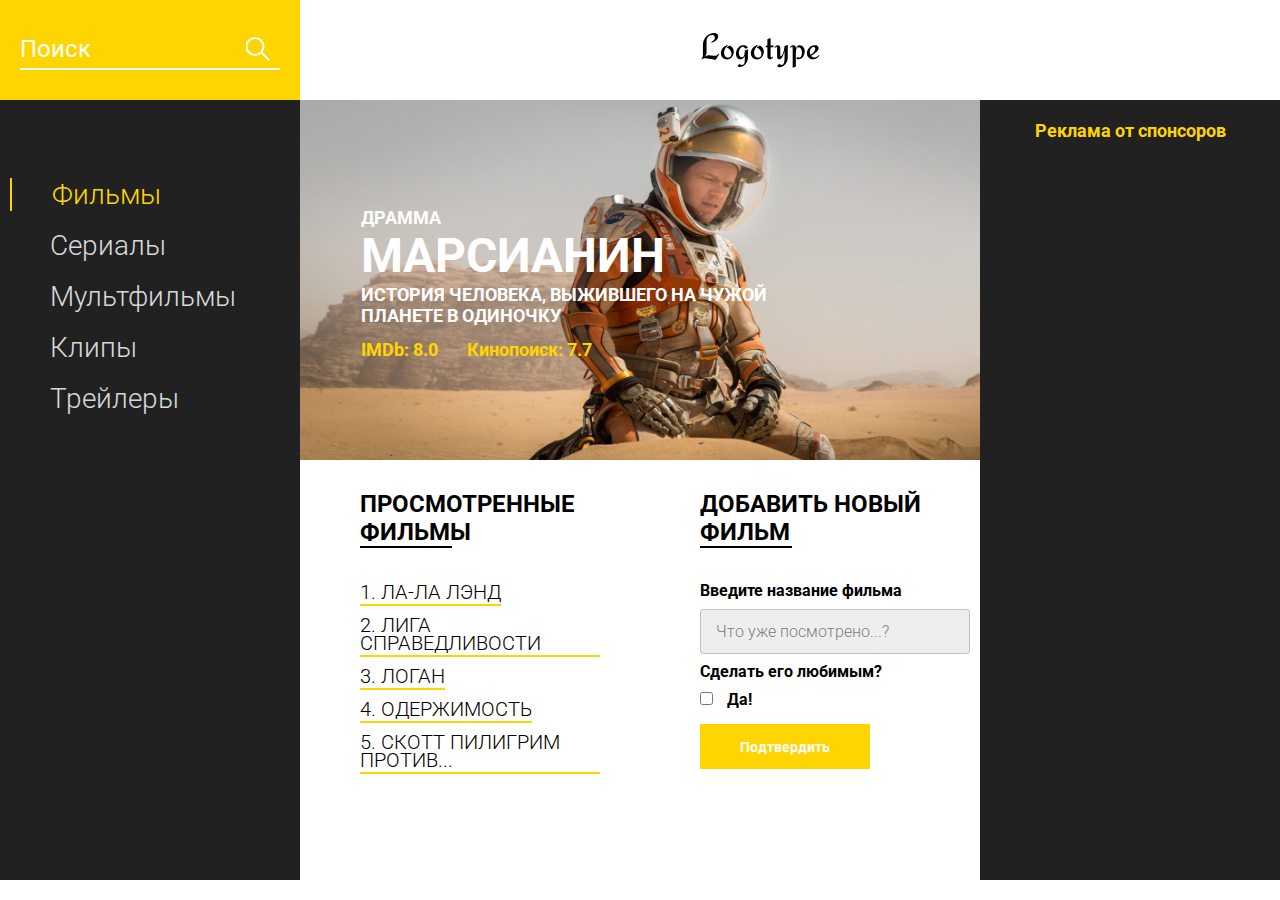
<file: index.html>
<!DOCTYPE html>
<html lang="en">
<head>
    <meta charset="UTF-8">
    <meta name="viewport" content="width=device-width, initial-scale=1.0">
    <title>Movie DB</title>
    <link href="https://fonts.googleapis.com/css?family=Roboto:300,400,700&display=swap&subset=cyrillic-ext" rel="stylesheet">
    <link rel="stylesheet" href="css/style.min.css">
</head>
<body>
    <header class="header">
        <div class="header__search">
            <form action="#">
                <input type="text" placeholder="Поиск">
            </form>
        </div>
        <div class="header__logo">
            <img src="icons/Logotype.svg" alt="logo">
        </div>
    </header>
    <main class="promo">
        <div class="promo__menu">
            <nav class="promo__menu-list">
                <ul>
                    <li><a class="promo__menu-item promo__menu-item_active" href="#">Фильмы</a></li>
                    <li><a class="promo__menu-item" href="#">Сериалы</a></li>
                    <li><a class="promo__menu-item" href="#">Мультфильмы</a></li>
                    <li><a class="promo__menu-item" href="#">Клипы</a></li>
                    <li><a class="promo__menu-item" href="#">Трейлеры</a></li>
                </ul>
            </nav>
        </div>
        <div class="promo__content">
 
            <div class="promo__bg">

                <div class="promo__genre">КОМЕДИЯ</div>
                <div class="promo__title">МАРСИАНИН</div>
                <div class="promo__descr">ИСТОРИЯ ЧЕЛОВЕКА, ВЫЖИВШЕГО НА ЧУЖОЙ ПЛАНЕТЕ В ОДИНОЧКУ</div>
                <div class="promo__ratings">
                    <span>IMDb: 8.0</span>
                    <span>Кинопоиск: 7.7</span>
                </div>
            </div>
            <div class="promo__interactive">
                <div>
                    <div class="promo__interactive-title">ПРОСМОТРЕННЫЕ ФИЛЬМЫ</div>
                    <ul class="promo__interactive-list">
                        <li class="promo__interactive-item">ЛОГАН
                            <div class="delete"></div>
                        </li>
                        <li class="promo__interactive-item">ЛИГА СПРАВЕДЛИВОСТИ
                            <div class="delete"></div>
                        </li>
                        <li class="promo__interactive-item">ЛА-ЛА ЛЭНД
                            <div class="delete"></div>
                        </li>
                        <li class="promo__interactive-item">ОДЕРЖИМОСТЬ
                            <div class="delete"></div>
                        </li>
                        <li class="promo__interactive-item">СКОТТ ПИЛИГРИМ ПРОТИВ...
                            <div class="delete"></div>
                        </li>
                    </ul>
                </div>
                <div>
                    <form class="add">
                        <div class="promo__interactive-title">ДОБАВИТЬ НОВЫЙ ФИЛЬМ</div>
                        <span>Введите название фильма</span>
                        <input class="adding__input" type="text" placeholder="Что уже посмотрено...?">
                        <span>Сделать его любимым?</span>
                        <input type="checkbox">
                        <span class="yes">Да!</span>
                        <button>Подтвердить</button>
                    </form>
                </div>
            </div>
        </div>
        <div class="promo__adv">
            <div class="promo__adv-title">Реклама от спонсоров</div>
            <img src="img/content_1.jpg" alt="some picture">
            <img src="img/content_2.jpg" alt="some picture">
            <img src="img/content_3.png" alt="some picture">
        </div>
    </main>

    <script src="js/script.js"></script>
</body>
</html>
</file>
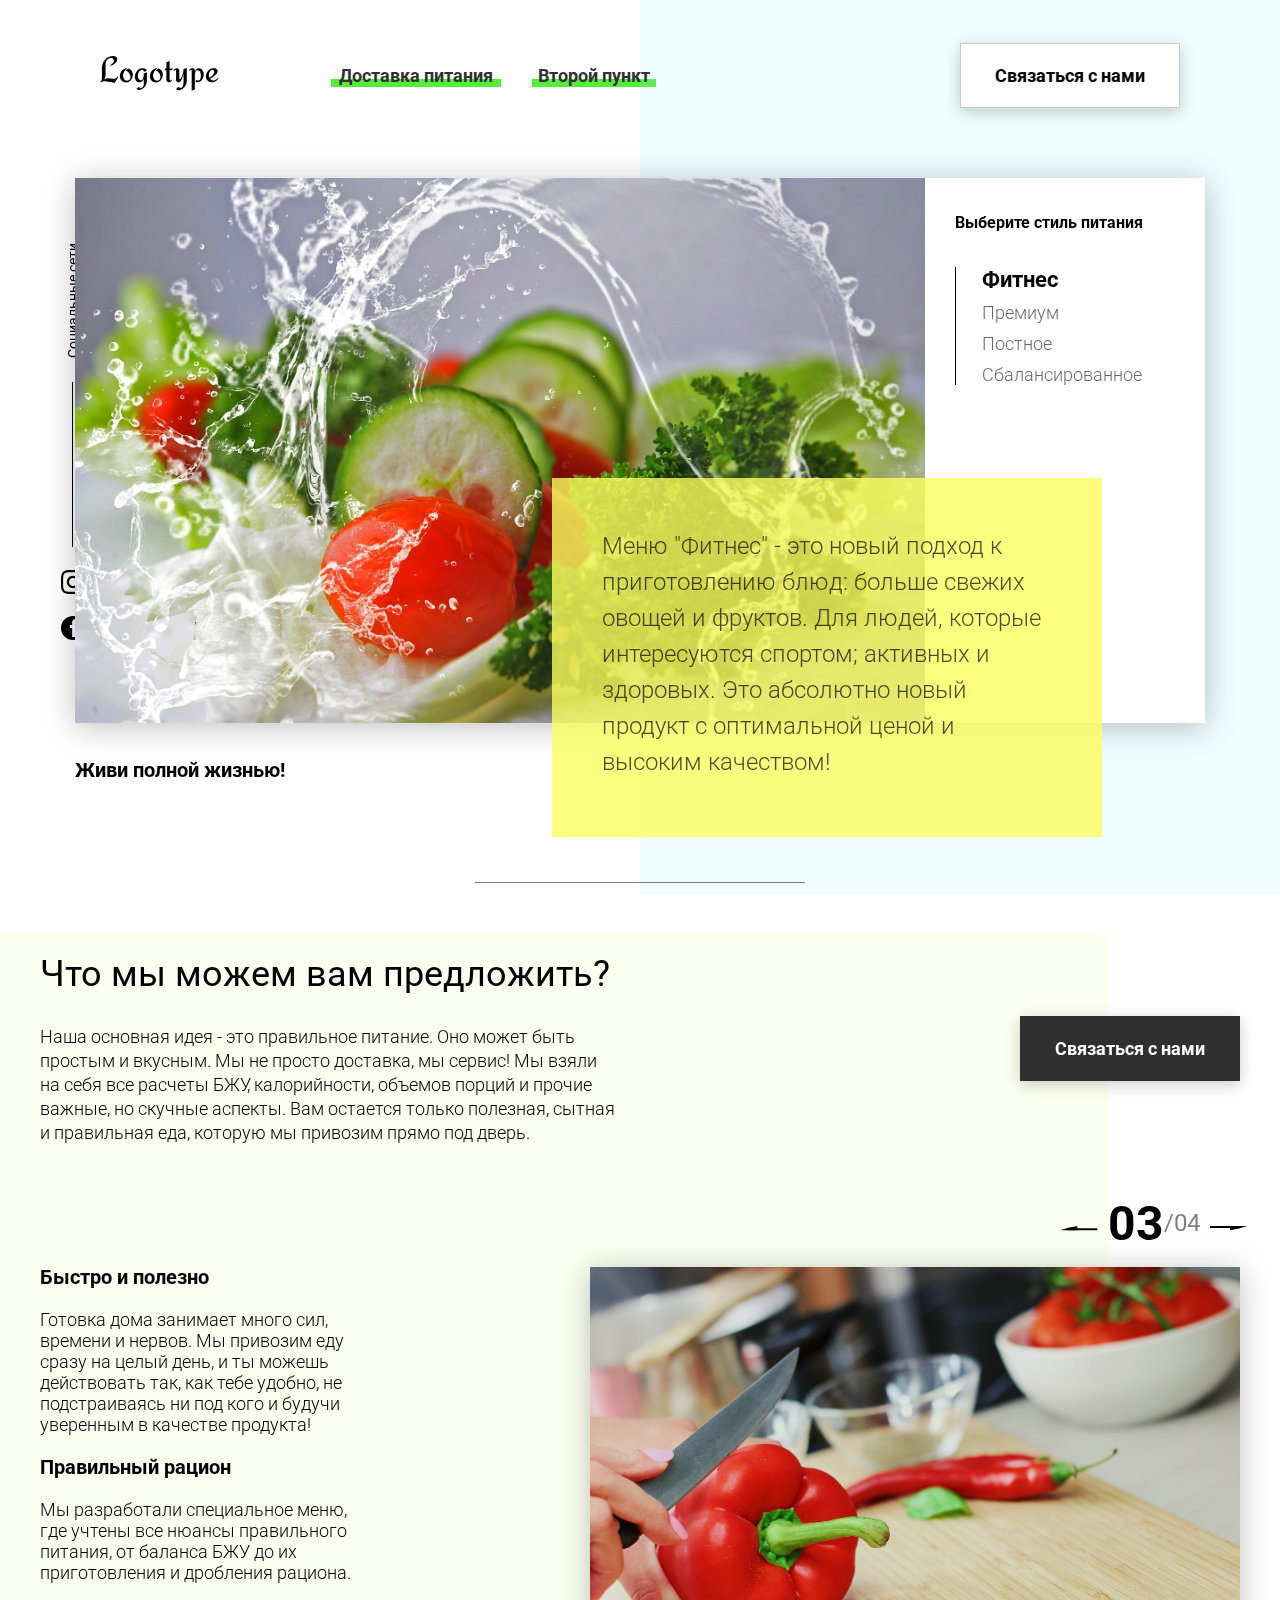
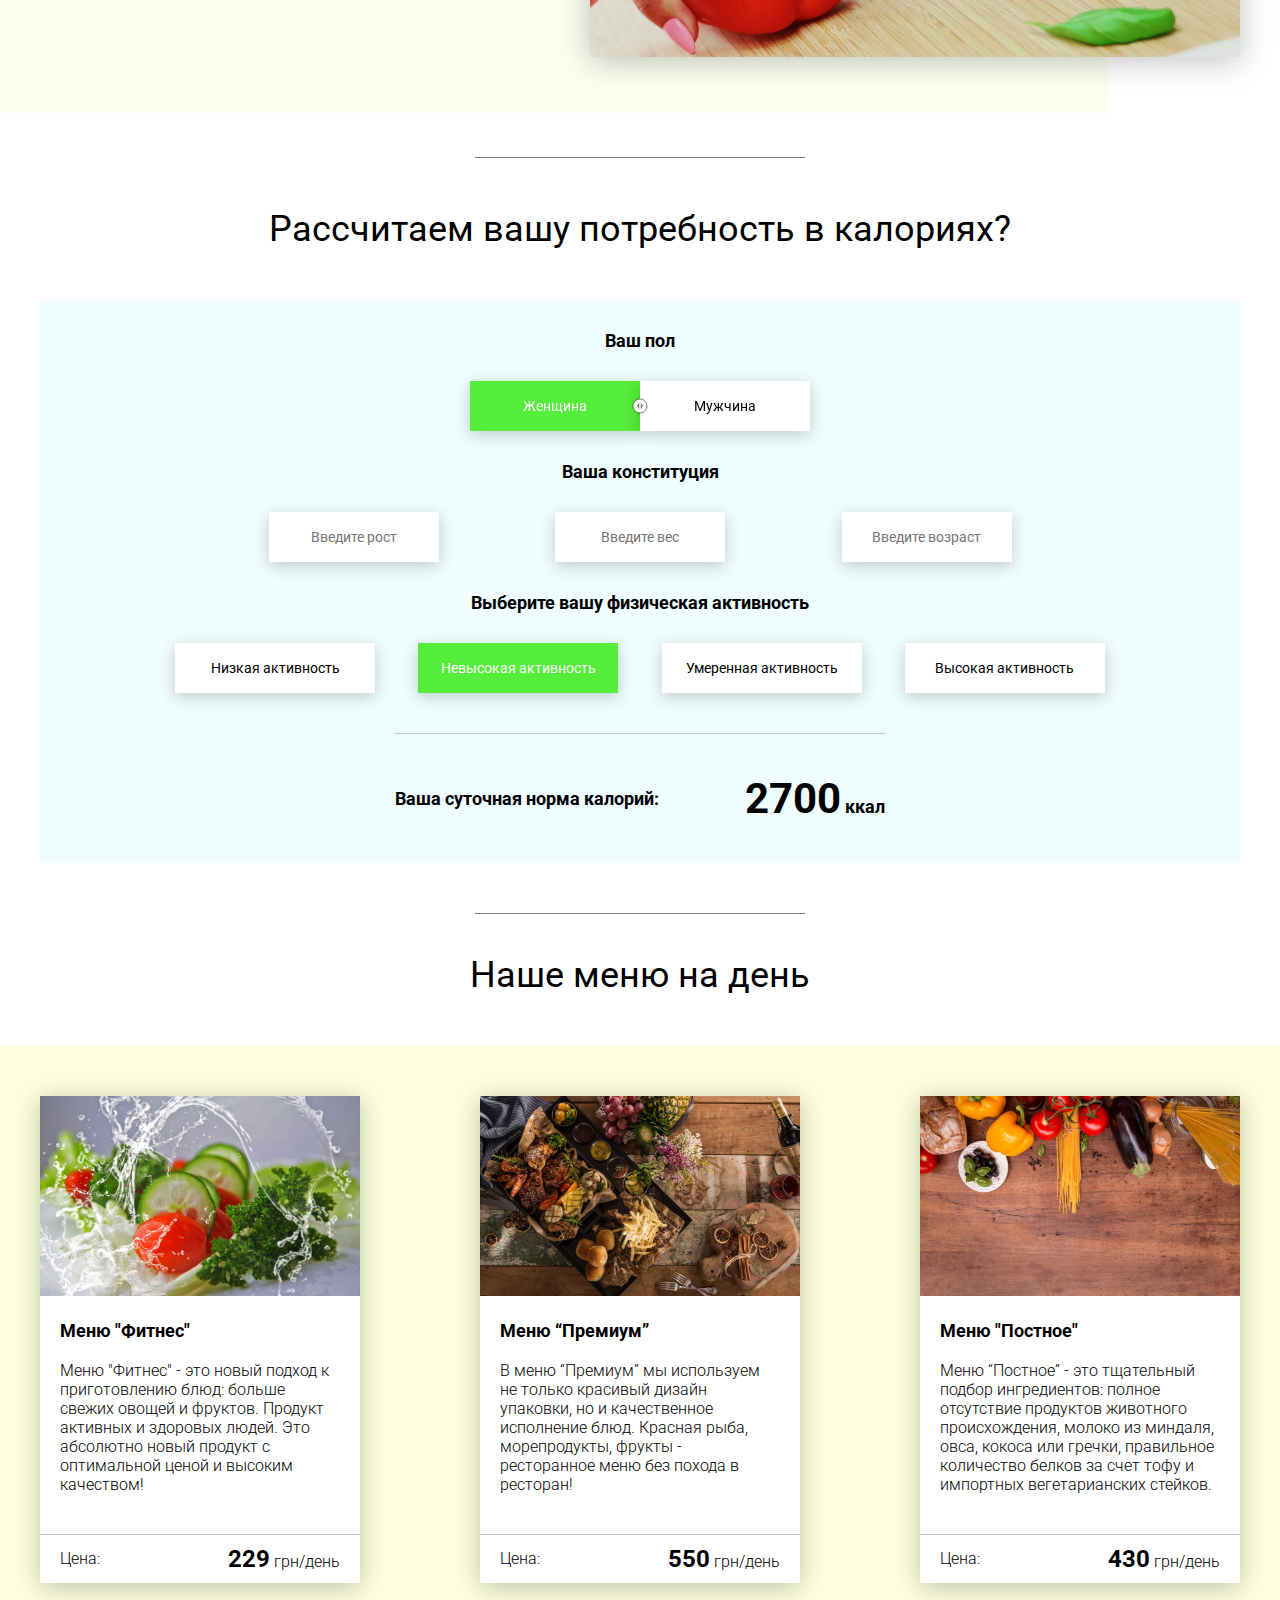
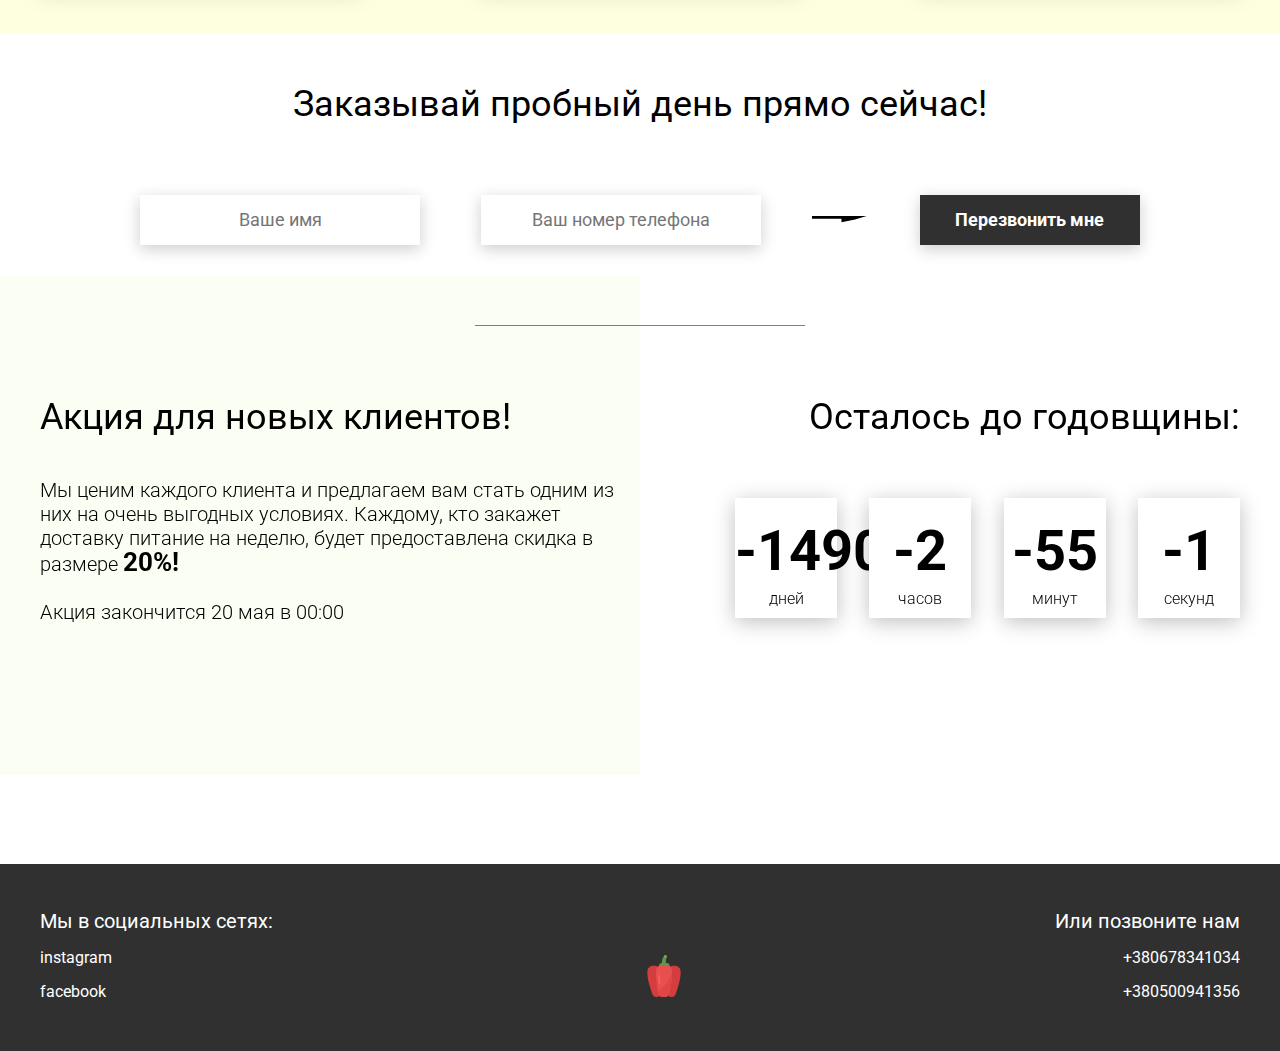
<file: food/index.html>
<!DOCTYPE html>
<html lang="en">
<head>
    <meta charset="UTF-8">
    <meta name="viewport" content="width=device-width, initial-scale=1.0">
    <title>Food</title>
    <link rel="stylesheet" href="css/style.css">
</head>
<body>
    <header class="header">
        <div class="header__left-block">
            <div class="header__logo">
                <img src="icons/logo.svg" alt="Логотип">
            </div>
            <nav class="header__links">
                <a href="#" class="header__link">Доставка питания</a>
                <a href="#" class="header__link">Второй пункт</a>
            </nav>
        </div>
        <div class="header__right-block">
            <button data-modal class="btn btn_white">Связаться с нами</button>
        </div>
    </header>
    <div class="sidepanel">
        <div class="sidepanel__text"><span>Социальные сети</span></div>
        <div class="sidepanel__divider"></div>
        <a href="#" class="sidepanel__icon">
            <img src="icons/instagram.svg" alt="instagram">
        </a>
        <a href="#" class="sidepanel__icon">
            <img src="icons/facebook.svg" alt="facebook">
        </a>
    </div>

    <div class="preview">
        <div class="bgc_blue"></div>
        <div class="container">
            <div class="tabcontainer">
                <div class="tabcontent">
                    <img src="img/tabs/vegy.jpg" alt="vegy">
                    <div class="tabcontent__descr">
                        Меню "Фитнес" - это новый подход к приготовлению блюд: больше свежих овощей и фруктов. Для людей, которые интересуются спортом; активных и здоровых. Это абсолютно новый продукт с оптимальной ценой и высоким качеством!
                    </div>
                </div>
                <div class="tabcontent">
                    <img src="img/tabs/elite.jpg" alt="elite">
                    <div class="tabcontent__descr">
                        Меню “Премиум” - мы используем не только красивый дизайн упаковки, но и качественное исполнение блюд. Красная рыба, морепродукты, фрукты - ресторанное меню без похода в ресторан!                                     
                    </div>
                </div>
                <div class="tabcontent">
                    <img src="img/tabs/post.jpg" alt="post">
                    <div class="tabcontent__descr">
                        Наше специальное “Постное меню” - это тщательный подбор ингредиентов: полное отсутствие продуктов животного происхождения. Полная гармония с собой и природой в каждом элементе! Все будет Ом!                                     
                    </div>
                </div>
                <div class="tabcontent">
                    <img src="img/tabs/vegy.jpg" alt="vegy">
                    <div class="tabcontent__descr">
                        Меню "Сбалансированное" - это соответствие вашего рациона всем научным рекомендациям. Мы тщательно просчитываем вашу потребность в к/б/ж/у и создаем лучшие блюда для вас.
                    </div>
                </div>
                <div class="tabheader">
                    <h3>Выберите стиль питания</h3>
                    <div class="tabheader__items">
                        <div class="tabheader__item tabheader__item_active">Фитнес</div>
                        <div class="tabheader__item">Премиум</div>
                        <div class="tabheader__item">Постное</div>
                        <div class="tabheader__item">Сбалансированное</div>
                    </div>
                </div>
            </div>
            <div class="preview__life">Живи полной жизнью!</div>
        </div>
    </div>

    <div class="divider"></div>

    <div class="offer">
        <div class="bgc_y"></div>
        <div class="container">
            <div class="offer__text">
                <h2 class="title">Что мы можем вам предложить?</h2>
                <div class="offer__descr">
                    Наша основная идея - это правильное питание. Оно может быть простым и вкусным. Мы не просто доставка, мы сервис! Мы взяли на себя все расчеты БЖУ, калорийности, объемов порций и прочие важные, но скучные аспекты. Вам остается только полезная, сытная и правильная еда, которую мы привозим прямо под дверь.
                </div>
            </div>
            <div class="offer__action">
                <button data-modal class="btn btn_dark">Связаться с нами</button>
            </div>
        </div>
        <div class="container">
            <div class="offer__advantages">
                <h2>Быстро и полезно</h2>
                <div class="offer__advantages-text">
                    Готовка дома занимает много сил, времени и нервов. Мы привозим еду сразу на целый день, и ты можешь действовать так, как тебе удобно, не подстраиваясь ни под кого и будучи уверенным в качестве продукта!
                </div>
                <h2>Правильный рацион</h2>
                <div class="offer__advantages-text">
                    Мы разработали специальное меню, где учтены все нюансы правильного питания, от баланса БЖУ до их приготовления и дробления рациона.
                </div>
            </div>
            <div class="offer__slider">
                <div class="offer__slider-counter">
                    <div class="offer__slider-prev">
                        <img src="icons/left.svg" alt="prev">
                    </div>
                    <span id="current">03</span>
                    /
                    <span id="total">04</span>
                    <div class="offer__slider-next">
                        <img src="icons/right.svg" alt="next">
                    </div>
                </div>
                <div class="offer__slider-wrapper">
                    <div class="offer__slide">
                        <img src="img/slider/pepper.jpg" alt="pepper">
                    </div>
                    <!-- <div class="offer__slide">
                        <img src="img/slider/food-12.jpg" alt="food">
                    </div>
                    <div class="offer__slide">
                        <img src="img/slider/olive-oil.jpg" alt="oil">
                    </div>
                    <div class="offer__slide">
                        <img src="img/slider/paprika.jpg" alt="paprika">
                    </div> -->
                </div>
            </div>
        </div>
    </div>

    <div class="divider"></div>

    <div class="calculating">
        <div class="container">
            <h2 class="title">Рассчитаем вашу потребность в калориях?
            </h2>
            <div class="calculating__field">
                <div class="calculating__subtitle">
                    Ваш пол
                </div>
                <div class="calculating__choose" id="gender">
                    <div class="calculating__choose-item calculating__choose-item_active">Женщина</div>
                    <div class="calculating__choose-item">Мужчина</div>
                </div>

                <div class="calculating__subtitle">
                    Ваша конституция
                </div>
                <div class="calculating__choose calculating__choose_medium">
                    <input type="text" id="height" placeholder="Введите рост" class="calculating__choose-item">
                    <input type="text" id="weight" placeholder="Введите вес"  class="calculating__choose-item">
                    <input type="text" id="age" placeholder="Введите возраст" class="calculating__choose-item">
                </div>

                <div class="calculating__subtitle">
                    Выберите вашу физическая активность
                </div>
                <div class="calculating__choose calculating__choose_big">
                    <div id="low" class="calculating__choose-item">Низкая активность </div>
                    <div id="small"  class="calculating__choose-item calculating__choose-item_active">Невысокая активность</div>
                    <div id="medium" class="calculating__choose-item">Умеренная активность</div>
                    <div id="high" class="calculating__choose-item">Высокая активность</div>
                </div>

                <div class="calculating__divider"></div>

                <div class="calculating__total">
                    <div class="calculating__subtitle">
                        Ваша суточная норма калорий:
                    </div>
                    <div class="calculating__result">
                        <span>2700</span> ккал
                    </div>
                </div>
            </div>
        </div>
    </div>

    <div class="divider"></div>

    <div class="menu">
        <h2 class="title">Наше меню на день</h2>

        <div class="menu__field">
            <div class="container">
                <div class="menu__item">
                    <img src="img/tabs/vegy.jpg" alt="vegy">
                    <h3 class="menu__item-subtitle">Меню "Фитнес"</h3>
                    <div class="menu__item-descr">Меню "Фитнес" - это новый подход к приготовлению блюд: больше свежих овощей и фруктов. Продукт активных и здоровых людей. Это абсолютно новый продукт с оптимальной ценой и высоким качеством!</div>
                    <div class="menu__item-divider"></div>
                    <div class="menu__item-price">
                        <div class="menu__item-cost">Цена:</div>
                        <div class="menu__item-total"><span>229</span> грн/день</div>
                    </div>
                </div>
                <div class="menu__item">
                    <img src="img/tabs/elite.jpg" alt="elite">
                    <h3 class="menu__item-subtitle">Меню “Премиум”</h3>
                    <div class="menu__item-descr">В меню “Премиум” мы используем не только красивый дизайн упаковки, но и качественное исполнение блюд. Красная рыба, морепродукты, фрукты - ресторанное меню без похода в ресторан!</div>
                    <div class="menu__item-divider"></div>
                    <div class="menu__item-price">
                        <div class="menu__item-cost">Цена:</div>
                        <div class="menu__item-total"><span>550</span> грн/день</div>
                    </div>
                </div>
                <div class="menu__item">
                    <img src="img/tabs/post.jpg" alt="post">
                    <h3 class="menu__item-subtitle">Меню "Постное"</h3>
                    <div class="menu__item-descr">Меню “Постное” - это тщательный подбор ингредиентов: полное отсутствие продуктов животного происхождения, молоко из миндаля, овса, кокоса или гречки, правильное количество белков за счет тофу и импортных вегетарианских стейков. </div>
                    <div class="menu__item-divider"></div>
                    <div class="menu__item-price">
                        <div class="menu__item-cost">Цена:</div>
                        <div class="menu__item-total"><span>430</span> грн/день</div>
                    </div>
                </div>
            </div>
        </div>
    </div>

    <div class="order">
        <div class="container">
            <div class="title">Заказывай пробный день прямо сейчас!</div>
            <form action="#" class="order__form">
                <input required placeholder="Ваше имя" name="name" type="text" class="order__input">
                <input required placeholder="Ваш номер телефона" name="phone" type="phone" class="order__input">
                <img src="icons/right.svg" alt="right">
                <button class="btn btn_dark btn_min">Перезвонить мне</button>
            </form>
        </div>
    </div>

    <div class="divider"></div>

    <div class="promotion">
        <div class="bgc_y"></div>
        <div class="container">
            <div class="promotion__text">
                <div class="title">Акция для новых клиентов!</div>
                <div class="promotion__descr">
                    Мы ценим каждого клиента и предлагаем вам стать одним из них на очень выгодных условиях. 
                    Каждому, кто закажет доставку питание на неделю, будет предоставлена скидка в размере <span>20%!</span>
                    <br><br>
                    Акция закончится 20 мая в 00:00
                </div>
            </div>
            <div class="promotion__timer">
                <div class="title">Осталось до годовщины:</div>
                <div class="timer">
                    <div class="timer__block">
                        <span id="days">12</span>
                        дней
                    </div>
                    <div class="timer__block">
                        <span id="hours">20</span>
                        часов
                    </div>
                    <div class="timer__block">
                        <span id="minutes">56</span>
                        минут
                    </div>
                    <div class="timer__block">
                        <span id="seconds">20</span>
                        секунд
                    </div>
                </div>
            </div>
        </div>
    </div>

    <footer class="footer">
        <div class="container">
            <div class="social">
                <div class="subtitle">Мы в социальных сетях:</div>
                <a href="#" class="link">instagram</a>
                <a href="#" class="link">facebook</a>
            </div>
            <div class="pepper">
                <img src="icons/veg.svg" alt="pepper">
            </div>
            <div class="call">
                <div class="subtitle">Или позвоните нам</div>
                <a href="#" class="link">+380678341034</a>
                <a href="#" class="link">+380500941356</a>
            </div>
        </div>
    </footer>

    <div  class="modal">
        <div class="modal__dialog">
            <div class="modal__content">
                <form action="#">
                    <div data-close class="modal__close">&times;</div>
                    <div class="modal__title">Мы свяжемся с вами как можно быстрее!</div>
                    <input required placeholder="Ваше имя" name="name" type="text" class="modal__input">
                    <input required placeholder="Ваш номер телефона" name="phone" type="phone" class="modal__input">
                    <button class="btn btn_dark btn_min">Перезвонить мне</button>
                </form>
            </div>
        </div>
    </div>
    <script src="js/script.js"></script>
</body>
</html>
</file>
<file: food/css/style.css>
@import url(https://fonts.googleapis.com/css?family=Roboto:300,400,700&display=swap&subset=cyrillic-ext);*{box-sizing:border-box;margin:0;padding:0;font-family:Roboto,sans-serif}a{text-decoration:none}.btn{width:220px;height:65px;display:flex;justify-content:center;align-items:center;background-color:#fff;font-size:18px;font-weight:700;border:1px solid rgba(0,0,0,.2);box-shadow:0 4px 15px rgba(0,0,0,.2);cursor:pointer;transition:.3s all;outline:0}.btn_white{background-color:#fff}.btn_dark{background-color:#303030;color:#fff;border:none}.btn_min{height:50px}.btn:hover{box-shadow:0 4px 30px rgba(0,0,0,.3)}.container{max-width:1200px;margin:0 auto}.divider{width:330px;height:1px;margin:0 auto;background-color:rgba(0,0,0,.5)}.title{font-size:36px;font-weight:400}.header{display:flex;justify-content:space-between;align-items:center;height:150px;padding:0 100px}.header__left-block{display:flex;justify-content:space-between;min-width:550px}.header__logo{max-width:170px}.header__logo img{width:100%}.header__links{display:flex;align-items:center}.header__link{position:relative;margin-right:45px;font-weight:700;font-size:18px;color:#303030}.header__link:after{content:'';position:absolute;display:block;width:110%;left:-5%;bottom:-1px;z-index:-1;height:8px;background:#54ed39}.header__link:last-child{margin-right:0}.sidepanel{position:fixed;left:60px;top:240px;height:400px;width:25px;display:flex;flex-direction:column;justify-content:space-between;align-items:center}.sidepanel__text{width:120px;height:120px;font-size:14px}.sidepanel__text span{display:flex;transform:rotate(-90deg) translateX(-50px)}.sidepanel__divider{width:1px;height:165px;background-color:#000}.sidepanel__icon{width:24px;height:24px}.sidepanel__icon img{width:100%}.preview{padding:28px 0 100px 0;position:relative}.preview__life{font-weight:700;font-size:20px;margin-left:35px;margin-top:35px}.bgc_blue{position:absolute;right:0;top:-155px;width:50vw;height:900px;background:rgba(146,242,255,.15);z-index:-1}.tabcontainer{display:flex;width:1130px;margin:0 auto;box-shadow:0 4px 30px rgba(0,0,0,.25)}.tabcontent{width:850px;position:relative}.tabcontent img{width:100%;height:100%;object-fit:cover}.tabcontent__descr{position:absolute;top:300px;right:-177px;width:550px;height:359px;background:rgba(251,254,93,.8);padding:50px;font-size:24px;font-weight:300;line-height:36px;color:rgba(0,0,0,.7)}.tabheader{width:280px;padding:35px 30px;background-color:#fff}.tabheader h3{font-weight:700;font-size:16px}.tabheader__items{margin-top:35px;padding-left:26px;border-left:1px solid #000}.tabheader__item{font-weight:700;font-size:18px;font-weight:300;margin-top:10px;color:rgba(0,0,0,.6);cursor:pointer;transition:.3s all}.tabheader__item_active{color:#000;font-size:22px;font-weight:700}.offer{padding:70px 0 100px 0;position:relative}.offer .container{display:flex;justify-content:space-between}.offer .bgc_y{position:absolute;width:1109px;height:780px;background:rgba(243,255,222,.45);z-index:-1;top:50px}.offer__text{width:580px}.offer__descr{font-size:18px;margin-top:30px;font-weight:300;line-height:24px}.offer__action{display:flex;align-items:center;justify-content:flex-end}.offer__advantages{width:330px;margin-top:50px}.offer__advantages h2{font-weight:700;font-size:20px;margin-top:20px}.offer__advantages h2:first-child{margin-top:70px}.offer__advantages-text{margin-top:20px;font-size:18px;font-weight:300;line-height:21px}.offer__slider{width:650px;margin-top:50px;display:flex;flex-direction:column;align-items:flex-end}.offer__slider-counter{display:flex;width:180px;align-items:center;font-size:24px;color:rgba(0,0,0,.5)}.offer__slider-wrapper{width:100%;margin-top:15px;box-shadow:0 4px 30px rgba(0,0,0,.25)}.offer__slider-prev{margin-right:10px;cursor:pointer}.offer__slider-next{margin-left:10px;cursor:pointer}.offer__slider #current{font-size:48px;font-weight:700;color:#000}.offer__slide{width:100%;height:390px}.offer__slide img{width:100%;height:100%;object-fit:cover}.calculating{padding:50px 0}.calculating .title{text-align:center}.calculating__field{width:100%;margin-top:50px;background:rgba(146,242,255,.15);padding:30px 0 40px 0}.calculating__subtitle{text-align:center;font-size:18px;font-weight:700;margin-top:30px}.calculating__subtitle:first-child{margin-top:0}.calculating #gender:after{content:'';position:absolute;top:50%;transform:translateY(-50%);display:block;width:16px;height:16px;background:url(../icons/switch.svg) center center/cover no-repeat}.calculating__choose{position:relative;display:flex;margin-top:30px;justify-content:center}.calculating__choose-item{display:flex;align-items:center;justify-content:center;width:170px;height:50px;padding:0 10px;background:#fff;box-shadow:0 4px 15px rgba(0,0,0,.2);border:none;text-align:center;font-size:14px;cursor:pointer;outline:0;transition:.3s all}.calculating__choose-item_active{color:#fff;background-color:#54ed39}.calculating__choose_medium{width:743px;justify-content:space-between;margin:30px auto 0 auto}.calculating__choose_big{width:930px;justify-content:space-between;margin:30px auto 0 auto}.calculating__choose_big .calculating__choose-item{width:200px}.calculating__divider{width:490px;height:1px;margin:40px auto;background-color:rgba(0,0,0,.2)}.calculating__total{width:490px;margin:0 auto;display:flex;justify-content:space-between;align-items:center}.calculating__result{font-size:18px;font-weight:700}.calculating__result span{font-size:42px}.menu{padding:40px 0 50px 0}.menu .container{display:flex;justify-content:space-between;align-items:flex-start}.menu .title{text-align:center}.menu__field{margin-top:50px;padding:50px 0;width:100%;background:rgba(249,254,126,.25)}.menu__item{width:320px;min-height:450px;background:#fff;box-shadow:0 4px 25px rgba(0,0,0,.25);font-size:16px;font-weight:300}.menu__item img{width:100%;height:200px;object-fit:cover}.menu__item-subtitle{font-weight:700;font-size:18px;padding:0 20px;margin-top:20px}.menu__item-descr{margin-top:20px;padding:0 20px}.menu__item-divider{width:100%;height:1px;background-color:rgba(0,0,0,.25);margin-top:40px}.menu__item-price{display:flex;justify-content:space-between;align-items:center;padding:10px 20px}.menu__item-price span{font-size:24px;font-weight:700}.order{padding-bottom:80px}.order .title{text-align:center}.order__form{margin-top:70px;padding:0 100px;display:flex;justify-content:space-between;align-items:center}.order__form img{transform:scale(1.5)}.order__input{width:280px;height:50px;background:#fff;box-shadow:0 4px 15px rgba(0,0,0,.2);border:none;font-size:18px;text-align:center;padding:0 20px;outline:0}.promotion{padding:70px 0 240px 0;position:relative}.promotion .container{display:flex}.promotion .bgc_y{position:absolute;width:50%;height:499px;background:rgba(243,255,222,.35);z-index:-1;top:-50px;left:0}.promotion__text{width:50%}.promotion__descr{margin-top:40px;font-size:20px;line-height:24px;font-weight:300}.promotion__descr span{font-weight:700;font-size:26px}.promotion__timer{width:50%}.promotion__timer .title{text-align:right}.promotion__timer .timer{margin-top:60px;padding-left:95px;display:flex;justify-content:space-between;align-items:center}.promotion__timer .timer__block{width:102px;height:120px;background:#fff;box-shadow:0 4px 20px rgba(0,0,0,.25);font-size:16px;font-weight:300;text-align:center}.promotion__timer .timer__block span{display:block;margin-top:20px;margin-bottom:5px;font-size:56px;font-weight:700}.footer{min-height:180px;background-color:#303030;padding:45px 0 50px 0;color:#fff}.footer .container{height:100%;display:flex;justify-content:space-between;align-items:flex-end}.footer .subtitle{font-size:20px}.footer .link{display:block;margin-top:15px;font-size:16px;color:#fff}.footer .call{text-align:right}.modal{position:fixed;top:0;left:0;z-index:1050;display:none;width:100%;height:100%;overflow:hidden;background-color:rgba(0,0,0,.5)}.modal__dialog{max-width:500px;margin:40px auto}.modal__content{position:relative;width:100%;padding:40px;background-color:#fff;border:1px solid rgba(0,0,0,.2);border-radius:4px;max-height:80vh;overflow-y:auto}.modal__close{position:absolute;top:8px;right:14px;font-size:30px;color:#000;opacity:.5;font-weight:700;border:none;background-color:transparent;cursor:pointer}.modal__title{text-align:center;font-size:22px;text-transform:uppercase}.modal__input{display:block;margin:20px auto 20px auto;width:280px;height:50px;background:#fff;box-shadow:0 4px 15px rgba(0,0,0,.2);border:none;font-size:18px;text-align:center;padding:0 20px;outline:0}.modal .btn{display:block;width:280px;margin:0 auto} .show {display: block} .hide {display: none} .fade {animation-name: fade; animation-duration: 1.5s;} @keyframes fade{from{opacity: 0.1;}to{opacity: 1;}}
</file>
<file: css/style.min.css>
*{-webkit-box-sizing:border-box;box-sizing:border-box;margin:0;padding:0;font-family:'Roboto', sans-serif}.header{display:-webkit-box;display:-ms-flexbox;display:flex;height:100px}.header__search{display:-webkit-box;display:-ms-flexbox;display:flex;-webkit-box-pack:center;-ms-flex-pack:center;justify-content:center;-webkit-box-align:center;-ms-flex-align:center;align-items:center;height:100%;width:300px;background:#FFD500}.header__search form{position:relative;width:260px;height:30px}.header__search form input{width:100%;border:none;border-bottom:2px solid #fff;background-color:transparent;color:#fff;font-size:24px;line-height:28px;padding-bottom:5px;outline:none}.header__search form input::-webkit-input-placeholder{color:#fff}.header__search form input:-ms-input-placeholder{color:#fff}.header__search form input::-ms-input-placeholder{color:#fff}.header__search form input::placeholder{color:#fff}.header__search form:after{content:'';display:block;position:absolute;top:2px;right:10px;background:url("../icons/search.svg") center center/cover no-repeat;width:24px;height:24px}.header__logo{display:-webkit-box;display:-ms-flexbox;display:flex;-webkit-box-pack:center;-ms-flex-pack:center;justify-content:center;-webkit-box-align:center;-ms-flex-align:center;align-items:center;height:100%;width:calc(100% - 360px)}.promo{height:780px;display:-webkit-box;display:-ms-flexbox;display:flex}.promo__menu{width:300px;height:100%;background:#212121;padding:60px 0 0 10px}.promo__menu-item{display:block;font-size:28px;line-height:33px;color:#D6D9DC;text-decoration:none;font-weight:300;padding-left:40px;margin-top:18px}.promo__menu-item:hover{color:#FFD500}.promo__menu-item_active{border-left:2px solid  #FFD500;color:#FFD500}.promo__content{width:calc(100% - 600px)}.promo__bg{height:360px;background:url("../img/mars.webp") center center/cover no-repeat;background-position:top;padding:107px 0 0 61px}.promo__genre{font-weight:bold;font-size:18px;line-height:21px;color:#FFFFFF;text-transform:uppercase}.promo__title{font-weight:bold;font-size:48px;line-height:56px;color:#FFFFFF;text-transform:uppercase}.promo__descr{width:481px;font-weight:bold;font-size:18px;line-height:21px;color:#FFFFFF;text-transform:uppercase}.promo__ratings{margin-top:13px}.promo__ratings span{font-weight:bold;font-size:18px;line-height:21px;color:#FFD500;margin-right:25px}.promo__interactive{display:-webkit-box;display:-ms-flexbox;display:flex}.promo__interactive>div{width:50%;padding:30px 0 0 60px}.promo__interactive-title{display:inline-block;font-weight:bold;font-size:24px;line-height:28px;color:#000000}.promo__interactive-title:after{content:'';display:block;width:33%;height:2px;background-color:#000}.promo__interactive-list{list-style-type:none;margin-top:35px;display:-webkit-box;display:-ms-flexbox;display:flex;-webkit-box-orient:vertical;-webkit-box-direction:normal;-ms-flex-direction:column;flex-direction:column;-webkit-box-align:start;-ms-flex-align:start;align-items:flex-start}.promo__interactive-item{display:inline-block;position:relative;font-weight:300;font-size:20px;line-height:18px;color:#000000;margin-bottom:15px;padding-right:40px;text-transform:uppercase}.promo__interactive-item span{display:block;position:absolute;left:-30px;top:50%;-webkit-transform:translateY(-50%);transform:translateY(-50%);width:20px;height:20px;background:url("../icons/Star.svg") center center/cover no-repeat}.promo__interactive-item:before{content:'';position:absolute;bottom:-5px;display:block;width:calc(100% - 40px);height:2px;background-color:#FFD500}.promo__interactive-item:hover .delete{content:'';display:block;position:absolute;right:0px;top:50%;-webkit-transform:translateY(-50%);transform:translateY(-50%);width:20px;height:20px;background:url("../icons/trash.png") center center/cover no-repeat;cursor:pointer}.promo__interactive .add .promo__interactive-title{margin-bottom:25px}.promo__interactive .add span{display:block;margin:10px 0;font-weight:bold;font-size:16px;line-height:16px;color:#000000}.promo__interactive .add .yes{display:inline;margin-left:10px}.promo__interactive .add input[type="text"]{width:270px;height:45px;line-height:50px;font-size:16px;background:rgba(196,196,196,0.29);border:1px solid rgba(0,0,0,0.19);padding:0 15px;outline:none;border-radius:4px}.promo__interactive .add input[type="text"]::-webkit-input-placeholder{font-weight:300;font-size:16px;color:rgba(0,0,0,0.53)}.promo__interactive .add input[type="text"]:-ms-input-placeholder{font-weight:300;font-size:16px;color:rgba(0,0,0,0.53)}.promo__interactive .add input[type="text"]::-ms-input-placeholder{font-weight:300;font-size:16px;color:rgba(0,0,0,0.53)}.promo__interactive .add input[type="text"]::placeholder{font-weight:300;font-size:16px;color:rgba(0,0,0,0.53)}.promo__interactive .add button{display:block;margin-top:15px;width:170px;height:45px;background:#FFD500;font-weight:bold;font-size:14px;line-height:14px;color:#FFFFFF;border:none;outline:none;cursor:pointer}.promo__interactive .add button:active{-webkit-transform:scale(0.95);transform:scale(0.95)}.promo__adv{background:#212121;width:300px;height:100%}.promo__adv-title{font-weight:bold;font-size:18px;line-height:21px;color:#FFD500;margin:20px 0;text-align:center}.promo__adv img{width:100%;margin-bottom:10px}
/*# sourceMappingURL=style.min.css.map */
</file>
